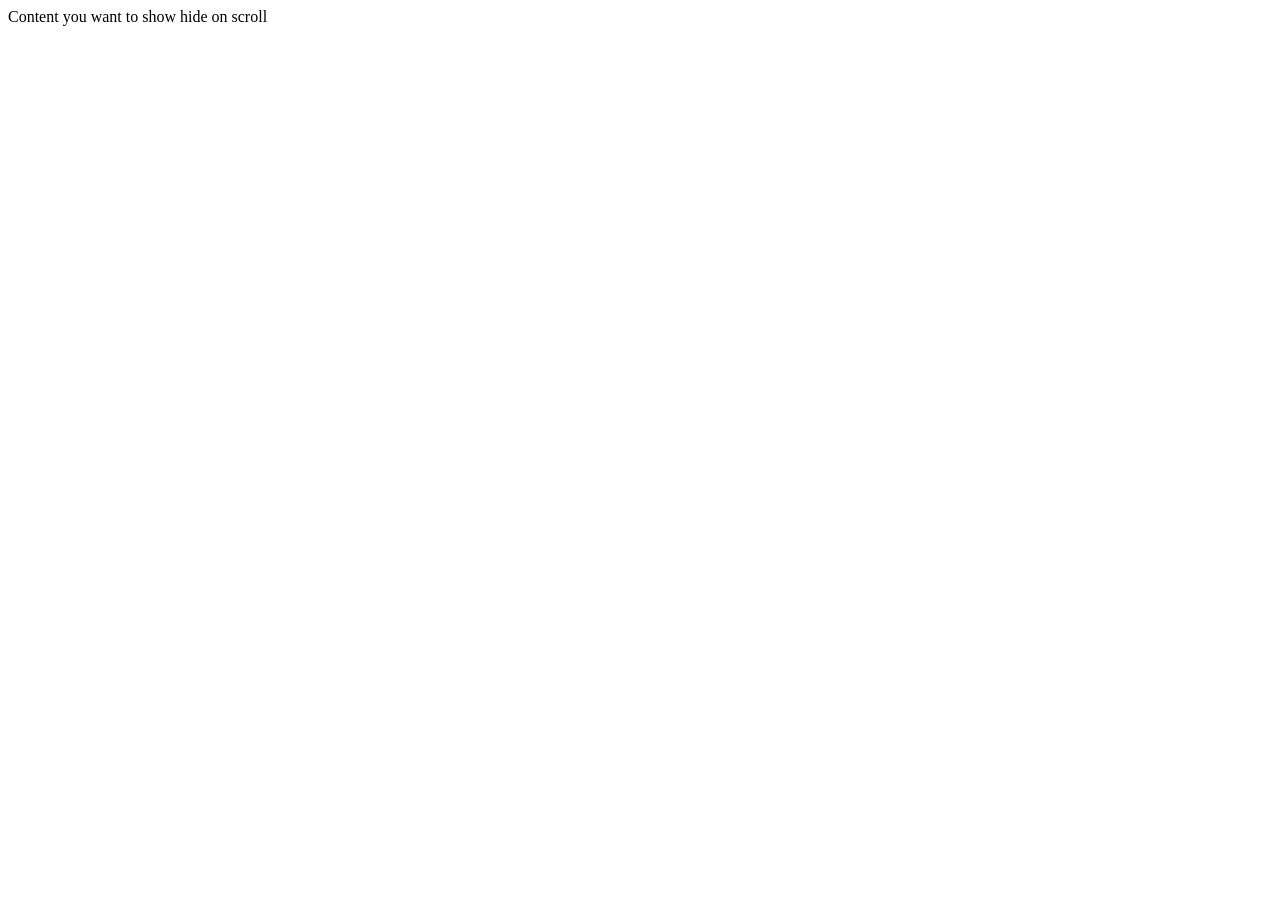
<file: tests/index.html>
<!doctype html>
<html lang="fr">
  <head>
    <title>three.js webgl - animation - keyframes</title>
    <meta charset="utf-8" />
    <meta
      name="viewport"
      content="width=device-width, user-scalable=no, minimum-scale=1.0, maximum-scale=1.0"
    />
    <meta
      property="og:title"
      content="three.js webgl - animation - keyframes"
    />
    <meta property="og:type" content="website" />
    <meta
      property="og:url"
      content="https://threejs.org/examples/webgl_animation_keyframes.html"
    />
    <meta
      property="og:image"
      content="https://threejs.org/examples/screenshots/webgl_animation_keyframes.jpg"
    />
    <!--link type="text/css" rel="stylesheet" href="main.css" /-->
    <style>
     
    </style>

    <script src="https://ajax.googleapis.com/ajax/libs/jquery/3.7.1/jquery.min.js"></script>
    <script type="text/javascript">
      
    </script>
  </head>

  <body>
    <div id="divToShowHide" class="BeforeScroll">
      Content you want to show hide on scroll
    </div>
  </body>
</html>
</file>
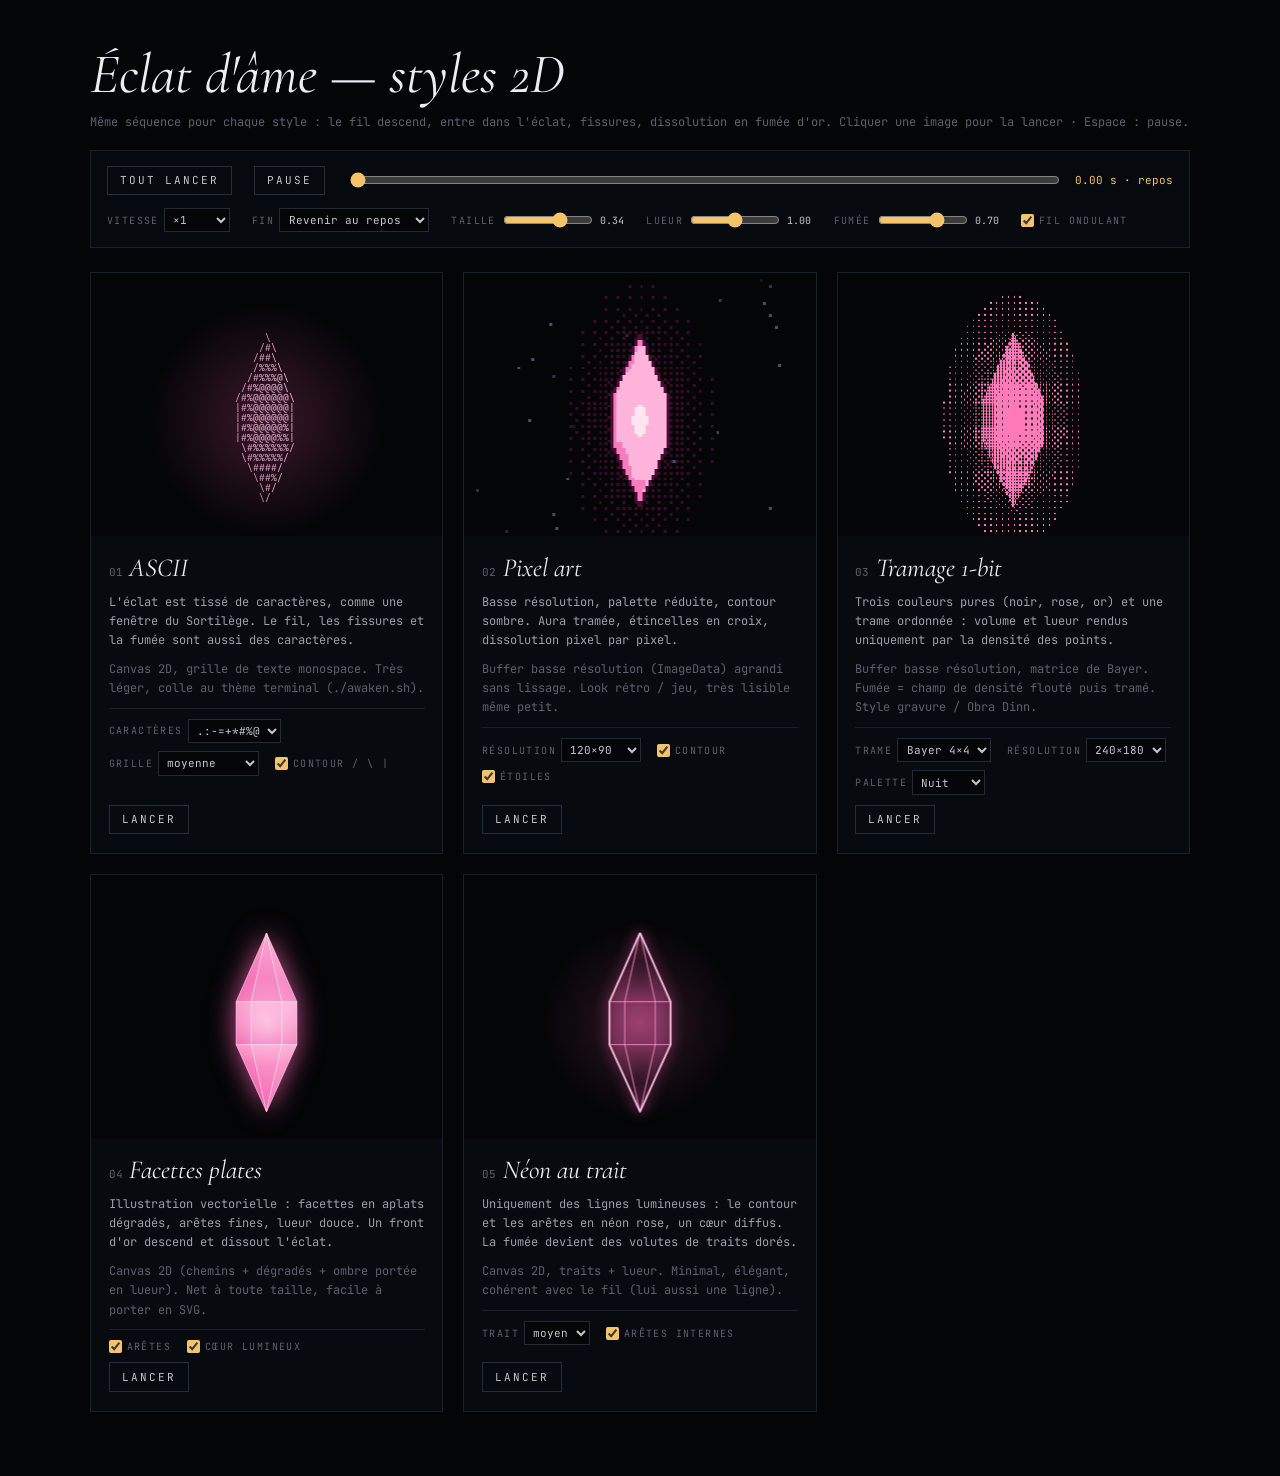
<file: tests/2d/shard_styles.html>
<!DOCTYPE html>
<html lang="fr">
<head>
    <meta charset="UTF-8">
    <meta name="viewport" content="width=device-width, initial-scale=1.0">
    <title>Prototype — Éclat d'âme, styles 2D</title>

    <link rel="preconnect" href="https://fonts.googleapis.com">
    <link rel="preconnect" href="https://fonts.gstatic.com" crossorigin>
    <link href="https://fonts.googleapis.com/css2?family=Cormorant+Garamond:ital,wght@0,400;1,400&family=JetBrains+Mono:wght@400&display=swap" rel="stylesheet">

    <style>
        :root {
            --bg-page: #040507;
            --bg-panel: #070a0f;
            --text-title: #eaeef2;
            --text-prose: #9aa1a8;
            --text-label: #5b626b;
            --border: rgba(120, 150, 190, .16);
            --gold: #f5c46a;
            --pink: #ff7ab8;
        }

        * { box-sizing: border-box; }

        body {
            margin: 0;
            padding: 2.5rem 1rem 4rem;
            background: var(--bg-page);
            color: var(--text-prose);
            font-family: 'JetBrains Mono', ui-monospace, monospace;
        }

        header {
            max-width: 1100px;
            margin: 0 auto 1.25rem;
        }

        h1 {
            margin: 0;
            font-family: 'Cormorant Garamond', serif;
            font-style: italic;
            font-weight: normal;
            font-size: clamp(36px, 6vw, 56px);
            color: var(--text-title);
        }

        header p { margin: .4rem 0 0; font-size: 12px; color: var(--text-label); }

        button {
            padding: .6em 1.1em;
            border: 1px solid rgba(120, 150, 190, .25);
            background: rgba(7, 10, 15, .6);
            color: #c2c8ce;
            font: inherit;
            font-size: 11px;
            letter-spacing: .18em;
            text-transform: uppercase;
            cursor: pointer;
        }

        button:hover,
        button:focus-visible { border-color: var(--gold); color: var(--gold); }

        /* ===== Barre d'options globale ===== */
        .toolbar {
            position: sticky;
            top: 0;
            z-index: 5;
            max-width: 1100px;
            margin: 0 auto 1.5rem;
            padding: .9rem 1rem;
            border: 1px solid var(--border);
            background: rgba(7, 10, 15, .92);
            backdrop-filter: blur(6px);
            display: flex;
            flex-direction: column;
            gap: .8rem;
        }

        .toolbar__row {
            display: flex;
            flex-wrap: wrap;
            align-items: center;
            gap: .8rem 1.4rem;
        }

        .timeline {
            flex: 1;
            min-width: 220px;
            display: flex;
            align-items: center;
            gap: .8rem;
        }

        .timeline input { flex: 1; }
        .timeline output { min-width: 13ch; font-size: 11px; color: var(--gold); }

        .ctl {
            display: flex;
            align-items: center;
            gap: .5em;
            font-size: 10px;
            letter-spacing: .14em;
            text-transform: uppercase;
            color: var(--text-label);
        }

        .ctl output { min-width: 3.5ch; color: #c2c8ce; letter-spacing: 0; }

        select {
            padding: .3em .4em;
            border: 1px solid rgba(120, 150, 190, .25);
            background: var(--bg-page);
            color: #c2c8ce;
            font: inherit;
            font-size: 11px;
            letter-spacing: 0;
            text-transform: none;
        }

        input[type="range"] { accent-color: var(--gold); width: 90px; }
        .timeline input[type="range"] { width: auto; }
        input[type="checkbox"] { accent-color: var(--gold); margin: 0; }

        /* ===== Cartes ===== */
        .grid {
            max-width: 1100px;
            margin: 0 auto;
            display: grid;
            grid-template-columns: repeat(auto-fill, minmax(min(100%, 340px), 1fr));
            gap: 1.25rem;
        }

        .card {
            border: 1px solid var(--border);
            background: var(--bg-panel);
            display: flex;
            flex-direction: column;
        }

        .card canvas {
            display: block;
            width: 100%;
            aspect-ratio: 4 / 3;
            background: var(--bg-page);
            cursor: pointer;
        }

        .card__body {
            padding: 1rem 1.1rem 1.2rem;
            display: flex;
            flex-direction: column;
            gap: .6rem;
            flex: 1;
        }

        .card h2 {
            margin: 0;
            font-family: 'Cormorant Garamond', serif;
            font-style: italic;
            font-weight: normal;
            font-size: 26px;
            color: var(--text-title);
        }

        .card h2 span {
            font-family: 'JetBrains Mono', monospace;
            font-style: normal;
            font-size: 11px;
            color: var(--text-label);
            margin-right: .6em;
        }

        .card p { margin: 0; font-size: 12px; line-height: 1.6; }
        .card .tech { color: var(--text-label); }

        .card .opts {
            display: flex;
            flex-wrap: wrap;
            gap: .5rem 1rem;
            padding-top: .6rem;
            border-top: 1px solid var(--border);
        }

        .card button { align-self: flex-start; margin-top: auto; }
    </style>
</head>
<body>
    <header>
        <h1>Éclat d'âme — styles 2D</h1>
        <p>Même séquence pour chaque style : le fil descend, entre dans l'éclat, fissures, dissolution en fumée d'or. Cliquer une image pour la lancer · Espace : pause.</p>
    </header>

    <section class="toolbar" aria-label="Options">
        <div class="toolbar__row">
            <button id="play-all" type="button">Tout lancer</button>
            <button id="pause" type="button">Pause</button>
            <div class="timeline">
                <input id="scrub" type="range" min="0" max="9" step="0.01" value="0" aria-label="Position dans la séquence">
                <output id="scrub-out">0.00 s · repos</output>
            </div>
        </div>
        <div class="toolbar__row">
            <label class="ctl">Vitesse
                <select id="opt-speed">
                    <option value="0.25">×0.25</option>
                    <option value="0.5">×0.5</option>
                    <option value="1" selected>×1</option>
                    <option value="1.5">×1.5</option>
                    <option value="2">×2</option>
                </select>
            </label>
            <label class="ctl">Fin
                <select id="opt-end">
                    <option value="rest" selected>Revenir au repos</option>
                    <option value="loop">Rejouer en boucle</option>
                    <option value="hold">Rester dissous</option>
                </select>
            </label>
            <label class="ctl">Taille <input id="opt-size" type="range" min="0.22" max="0.4" step="0.01" value="0.34"><output>0.34</output></label>
            <label class="ctl">Lueur <input id="opt-glow" type="range" min="0" max="2" step="0.05" value="1"><output>1.00</output></label>
            <label class="ctl">Fumée <input id="opt-smoke" type="range" min="0" max="1" step="0.05" value="0.7"><output>0.70</output></label>
            <label class="ctl"><input id="opt-sway" type="checkbox" checked> Fil ondulant</label>
        </div>
    </section>

    <main class="grid" id="grid"></main>

    <script>
        // ===== Options globales =====

        const OPT = { speed: 1, end: 'rest', size: .34, glow: 1, smoke: .7, sway: true };
        const CY = .56; // centre vertical de l'éclat (fraction de la hauteur)


        // ===== Données communes =====

        // Silhouette vue de face (unités : la pointe haute est en y = -1, la basse en y = 1).
        // Proportions de la version 3D : prisme court au milieu, longues pyramides.
        // `tone` : luminosité propre de chaque facette (pas d'éclairage, pas de reflet).
        const W0 = .34, W1 = .17, Y0 = -.23, Y1 = .25;
        const FACES = [
            { pts: [[0, -1], [-W0, Y0], [-W1, Y0]], tone: .62 },
            { pts: [[0, -1], [-W1, Y0], [W1, Y0]], tone: .8 },
            { pts: [[0, -1], [W1, Y0], [W0, Y0]], tone: .92 },
            { pts: [[-W0, Y0], [-W1, Y0], [-W1, Y1], [-W0, Y1]], tone: .58 },
            { pts: [[-W1, Y0], [W1, Y0], [W1, Y1], [-W1, Y1]], tone: .76 },
            { pts: [[W1, Y0], [W0, Y0], [W0, Y1], [W1, Y1]], tone: .88 },
            { pts: [[-W0, Y1], [-W1, Y1], [0, 1]], tone: .5 },
            { pts: [[-W1, Y1], [W1, Y1], [0, 1]], tone: .68 },
            { pts: [[W1, Y1], [W0, Y1], [0, 1]], tone: .8 },
        ];
        const OUTLINE = [[0, -1], [W0, Y0], [W0, Y1], [0, 1], [-W0, Y1], [-W0, Y0]];
        const EDGES = [];
        for (const f of FACES) f.pts.forEach((p, i) => EDGES.push([p, f.pts[(i + 1) % f.pts.length]]));

        const clamp = (x, a = 0, b = 1) => Math.min(Math.max(x, a), b);
        const mix = (a, b, t) => a + (b - a) * t;
        const smooth = (a, b, x) => { const t = clamp((x - a) / (b - a)); return t * t * (3 - 2 * t); };
        const hash = (x, y) => { const s = Math.sin(x * 127.1 + y * 311.7) * 43758.5453; return s - Math.floor(s); };
        const seeded = seed => { let s = seed; return () => (s = (s * 16807) % 2147483647) / 2147483647; };

        function inPoly(x, y, pts) {
            let inside = false;
            for (let i = 0, j = pts.length - 1; i < pts.length; j = i++) {
                const [xi, yi] = pts[i], [xj, yj] = pts[j];
                if ((yi > y) !== (yj > y) && x < (xj - xi) * (y - yi) / (yj - yi) + xi) inside = !inside;
            }
            return inside;
        }
        const faceAt = (x, y) => {
            if (y < -1 || y > 1 || Math.abs(x) > W0) return -1;
            for (let i = 0; i < FACES.length; i++) if (inPoly(x, y, FACES[i].pts)) return i;
            return -1;
        };

        // Luminosité d'un point de l'éclat : teinte de la facette + cœur lumineux
        function tone(x, y, fi) {
            const core = Math.exp(-(x * x * 7 + y * y * 1.6));
            return clamp(.3 + FACES[fi].tone * .45 + core * .4, 0, 1.15);
        }

        // Seuil de dissolution d'un point (le point disparaît quand `dissolve` le dépasse).
        // « grain » : du haut vers le bas avec du bruit · « front » : ligne nette qui descend.
        const DISSOLVE = {
            grain: (x, y) => (y + 1) / 2 * .55 + hash(x * 13.1, y * 7.7) * .45,
            front: (x, y) => (y + 1) / 2.15,
        };
        const dissolveAt = DISSOLVE.grain;

        // Fissures : marches aléatoires depuis la pointe, qui restent dans l'éclat
        function makeCracks(seed) {
            const rnd = seeded(seed);
            const segs = [];
            const walk = (x, y, dir, depth) => {
                for (let i = 0; i < 14; i++) {
                    const nx = x + (rnd() - .5) * .14 + dir * .04, ny = y + .07 + rnd() * .08;
                    if (faceAt(nx, ny) < 0) break;
                    segs.push({ a: [x, y], b: [nx, ny] });
                    if (depth < 2 && rnd() < .18) walk(nx, ny, rnd() < .5 ? -1 : 1, depth + 1);
                    x = nx; y = ny;
                }
            };
            for (const d of [-1, -.4, .3, 1]) walk(0, -.99, d, 0);
            return segs;
        }

        // Partie visible des fissures : elles poussent depuis la pointe, segment coupé au front
        function visibleCracks(segs, crack) {
            if (crack <= 0) return [];
            const front = -1 + crack * 2.1, out = [];
            for (const s of segs) {
                if (s.a[1] >= front) continue;
                if (s.b[1] <= front) { out.push(s); continue; }
                const t = (front - s.a[1]) / (s.b[1] - s.a[1]);
                out.push({ a: s.a, b: [mix(s.a[0], s.b[0], t), front] });
            }
            return out;
        }

        // Fil du lecteur : descend du haut en ondulant, puis continue dans l'éclat jusqu'au centre.
        // Le tracé est fixe pendant l'entrée : le fil glisse le long de son propre chemin.
        function threadPoint(s, phase) {
            if (s > 1) return [0, -1 + clamp((s - 1) / .4) * .95];
            const env = Math.pow(1 - s, 1.1);
            return [Math.sin(s * Math.PI * 2.2 + .5 + phase) * .5 * env, mix(-2.15, -1, s)];
        }


        // ===== Séquence (identique pour tous les styles), en secondes =====

        const TL = {
            thread: [.6, 2.2],     // le fil descend
            enter: [2.2, 3.1],     // il entre dans l'éclat
            crack: [2.3, 3.2],     // fissures depuis la pointe
            dissolve: [3.1, 4.9],  // l'éclat se dissout en or
            smoke: [6.6, 8.8],     // la fumée s'éteint
        };
        const END = 9;

        function sequence(T) {
            const tp = smooth(...TL.thread, T);
            const enter = smooth(...TL.enter, T);
            return {
                tail: enter,
                head: tp + enter * .4,
                crack: smooth(...TL.crack, T),
                dissolve: smooth(...TL.dissolve, T),
                smoke: 1 - smooth(...TL.smoke, T),
            };
        }

        const phaseName = T =>
            T < TL.thread[0] ? 'repos' : T < TL.enter[0] ? 'fil' : T < TL.dissolve[0] ? 'entrée' : T < TL.dissolve[1] ? 'dissolution' : T < TL.smoke[1] ? 'fumée' : 'fin';


        // ===== Fumée : particules calculées à partir du temps (pas de simulation) =====
        // Chaque particule naît à l'endroit et à l'instant où l'éclat se dissout,
        // donc la fumée colle à la dissolution et on peut avancer/reculer dans le temps.

        const POOL = 600, DRAG = 1.2, RISE = -.22;
        const invSmooth = y => .5 - Math.sin(Math.asin(1 - 2 * clamp(y)) / 3);

        function makePool(seed, thresholdAt) {
            const rnd = seeded(seed), pool = [];
            while (pool.length < POOL) {
                const x = (rnd() * 2 - 1) * W0, y = rnd() * 2 - 1;
                if (faceAt(x, y) < 0) continue;
                const a = rnd() * Math.PI * 2, sp = .1 + rnd() * .35;
                pool.push({
                    x, y,
                    vx: Math.cos(a) * sp, vy: Math.sin(a) * sp - .15,
                    life: 2.2 + rnd() * 2.4, size: .5 + rnd(), seed: rnd() * 10,
                    born: mix(...TL.dissolve, invSmooth(thresholdAt(x, y))),
                });
            }
            return pool;
        }

        function particlesAt(pool, T) {
            const out = [], n = Math.round(pool.length * OPT.smoke), term = RISE / DRAG;
            for (let i = 0; i < n; i++) {
                const p = pool[i], age = T - p.born;
                if (age < 0 || age > p.life) continue;
                const e = Math.exp(-DRAG * age), d = (1 - e) / DRAG;
                const sw = Math.sin(age * .9 + p.seed);
                out.push({
                    x: p.x + p.vx * d + (sw - Math.sin(p.seed)) * .09,
                    y: p.y + term * age + (p.vy - term) * d,
                    vx: p.vx * e + Math.cos(age * .9 + p.seed) * .08,
                    vy: term + (p.vy - term) * e,
                    age, life: p.life, size: p.size,
                });
            }
            return out;
        }


        // ===== Outils de dessin partagés =====

        function line(x0, y0, x1, y1, plot) {
            const n = Math.max(Math.abs(x1 - x0), Math.abs(y1 - y0)) | 0 || 1;
            for (let i = 0; i <= n; i++) plot(mix(x0, x1, i / n), mix(y0, y1, i / n));
        }

        function distSeg(px, py, [ax, ay], [bx, by]) {
            const dx = bx - ax, dy = by - ay;
            const t = clamp(((px - ax) * dx + (py - ay) * dy) / (dx * dx + dy * dy || 1));
            return Math.hypot(px - ax - t * dx, py - ay - t * dy);
        }

        // Matrice de Bayer n×n (n puissance de 2), seuils dans ]0, 1[
        function bayer(n) {
            let m = [[0]];
            while (m.length < n) {
                const s = m.length, r = [];
                for (let y = 0; y < s * 2; y++) {
                    r.push([]);
                    for (let x = 0; x < s * 2; x++) r[y][x] = 4 * m[y % s][x % s] + [0, 2, 3, 1][(y < s ? 0 : 2) + (x < s ? 0 : 1)];
                }
                m = r;
            }
            return m.map(row => row.map(v => (v + .5) / (n * n)));
        }
        const BAYER4 = bayer(4);

        // Points du fil (de la queue à la tête), en pixels d'un buffer W×H
        function threadSamples(S, W, H, stepPx) {
            const h = H * OPT.size, cy = H * CY, out = [];
            if (S.head <= .002 || S.threadAlpha <= 0) return out;
            const n = Math.max(2, Math.ceil((S.head - S.tail) * h * 3.2 / stepPx));
            for (let i = 0; i <= n; i++) {
                const s = mix(S.tail, S.head, i / n);
                if (s > 1) break; // la partie entrée dans l'éclat est cachée
                const [x, y] = threadPoint(s, S.phase);
                out.push([W / 2 + x * h, cy + y * h]);
            }
            return out;
        }

        function drawThreadVector(ctx, S, W, H, h) {
            const pts = threadSamples(S, W, H, 3);
            if (pts.length < 2) return;
            ctx.save();
            ctx.globalCompositeOperation = 'lighter';
            ctx.lineCap = 'round'; ctx.lineJoin = 'round';
            const g = ctx.createLinearGradient(0, pts[0][1], 0, pts[0][1] + h * .4);
            g.addColorStop(0, 'rgba(255,210,130,0)');
            g.addColorStop(1, `rgba(255,214,140,${S.threadAlpha})`);
            ctx.strokeStyle = g;
            ctx.shadowColor = 'rgba(245,170,70,.9)'; ctx.shadowBlur = 8 * OPT.glow;
            ctx.lineWidth = 1.5;
            ctx.beginPath(); pts.forEach(([x, y], i) => i ? ctx.lineTo(x, y) : ctx.moveTo(x, y)); ctx.stroke();
            if (S.head < 1) {
                const [x, y] = pts[pts.length - 1];
                ctx.fillStyle = '#fff3d6'; ctx.shadowBlur = 14 * OPT.glow;
                ctx.beginPath(); ctx.arc(x, y, 2.4, 0, Math.PI * 2); ctx.fill();
            }
            ctx.restore();
        }

        function drawCracksVector(ctx, S, W, h, cy) {
            if (!S.cracks.length) return;
            ctx.save();
            ctx.globalCompositeOperation = 'lighter';
            ctx.strokeStyle = 'rgba(255,226,160,.95)';
            ctx.shadowColor = 'rgba(255,190,90,1)'; ctx.shadowBlur = 8 * OPT.glow;
            ctx.lineWidth = 1.2; ctx.lineCap = 'round';
            ctx.beginPath();
            for (const s of S.cracks) {
                ctx.moveTo(W / 2 + s.a[0] * h, cy + s.a[1] * h);
                ctx.lineTo(W / 2 + s.b[0] * h, cy + s.b[1] * h);
            }
            ctx.stroke();
            ctx.restore();
        }

        function drawSmokeSoft(ctx, S, h, cx, cy) {
            ctx.save();
            ctx.globalCompositeOperation = 'lighter';
            for (const p of S.particles) {
                const u = p.age / p.life;
                const x = cx + p.x * h, y = cy + p.y * h, r = h * (.08 + u * .22) * p.size;
                const a = .1 * Math.sin(Math.PI * Math.min(u * 4, 1) / 2) * (1 - u) * S.smoke;
                const g = ctx.createRadialGradient(x, y, 0, x, y, r);
                g.addColorStop(0, `rgba(255,190,90,${a})`);
                g.addColorStop(1, 'rgba(255,160,50,0)');
                ctx.fillStyle = g;
                ctx.fillRect(x - r, y - r, r * 2, r * 2);
            }
            ctx.restore();
        }

        // Calque hors écran : on y dessine l'éclat déjà dissous, puis on le pose avec une lueur
        // qui suit sa forme (sinon le halo est coupé net par la ligne de dissolution).
        function layer(ctx, cache) {
            const c = ctx.canvas;
            if (!cache.off || cache.off.width !== c.width || cache.off.height !== c.height) {
                cache.off = document.createElement('canvas');
                cache.off.width = c.width; cache.off.height = c.height;
            }
            const o = cache.off.getContext('2d');
            o.setTransform(1, 0, 0, 1, 0, 0);
            o.globalCompositeOperation = 'source-over';
            o.clearRect(0, 0, c.width, c.height);
            o.setTransform(ctx.getTransform());
            return o;
        }
        function stampLayer(ctx, cache, color, blur) {
            const dpr = ctx.getTransform().a;
            ctx.save();
            ctx.setTransform(1, 0, 0, 1, 0, 0);
            if (blur > 0) { ctx.shadowColor = color; ctx.shadowBlur = blur * dpr; }
            ctx.drawImage(cache.off, 0, 0);
            ctx.restore();
        }

        // Pose d'un pixel avec mélange alpha (dans un ImageData)
        function blender(img, W, H) {
            const d = img.data;
            return (x, y, c, a = 1) => {
                x |= 0; y |= 0;
                if (x < 0 || y < 0 || x >= W || y >= H || a <= 0) return;
                const i = (y * W + x) * 4;
                d[i] += (c[0] - d[i]) * a; d[i + 1] += (c[1] - d[i + 1]) * a; d[i + 2] += (c[2] - d[i + 2]) * a;
            };
        }
        function fillImage(img, c) {
            const d = img.data;
            for (let i = 0; i < d.length; i += 4) { d[i] = c[0]; d[i + 1] = c[1]; d[i + 2] = c[2]; d[i + 3] = 255; }
        }
        function buffer(cache, key, w, h) {
            if (!cache[key] || cache[key].width !== w || cache[key].height !== h) {
                cache[key] = document.createElement('canvas');
                cache[key].width = w; cache[key].height = h;
            }
            return cache[key];
        }


        // ===== Styles =====
        // Chaque style a ses propres options (`options`), lues dans `o` au moment du dessin.

        const STYLES = [];

        // ---------- 1. ASCII ----------
        const CHARSETS = { classic: ' .:-=+*#%@', blocks: ' ░▒▓█', dots: ' ·•●', binary: ' 01' };
        STYLES.push({
            name: 'ASCII', num: '01', mode: 'grain',
            desc: "L'éclat est tissé de caractères, comme une fenêtre du Sortilège. Le fil, les fissures et la fumée sont aussi des caractères.",
            tech: 'Canvas 2D, grille de texte monospace. Très léger, colle au thème terminal (./awaken.sh).',
            options: [
                { key: 'charset', label: 'Caractères', value: 'classic', choices: [['classic', '.:-=+*#%@'], ['blocks', '░▒▓█'], ['dots', '·•●'], ['binary', '01']] },
                { key: 'cell', label: 'Grille', value: 6, choices: [[5, 'fine'], [6, 'moyenne'], [8, 'large'], [10, 'très large']] },
                { key: 'contour', label: 'Contour / \\ |', type: 'bool', value: true },
            ],
            draw(ctx, W, H, S, cache, o) {
                const cw = o.cell, ch = Math.round(cw * 1.67), h = H * OPT.size, cy = H * CY;
                const RAMP = CHARSETS[o.charset];
                const binary = o.charset === 'binary';
                ctx.font = `${(cw * 1.6).toFixed(1)}px JetBrains Mono, monospace`;
                ctx.textBaseline = 'middle';
                ctx.textAlign = 'center';
                const cellOf = (px, py) => [Math.floor(px / cw), Math.floor(py / ch)];
                const centre = (c, r) => [c * cw + cw / 2, r * ch + ch / 2];

                // Lueur douce derrière
                const g = ctx.createRadialGradient(W / 2, cy, 0, W / 2, cy, h * 1.3);
                g.addColorStop(0, `rgba(255,90,170,${.22 * OPT.glow * (1 - S.dissolve)})`);
                g.addColorStop(1, 'rgba(255,90,170,0)');
                ctx.fillStyle = g;
                ctx.fillRect(0, 0, W, H);

                // Fil : une seule case par position de grille (sinon les caractères se superposent)
                const thread = new Map();
                const pts = threadSamples(S, W, H, ch * .5);
                for (let i = 1; i < pts.length; i++) {
                    const [x0, y0] = pts[i - 1], [x1, y1] = pts[i];
                    const dx = x1 - x0, dy = y1 - y0;
                    const [c, r] = cellOf(x1, y1);
                    const tip = i === pts.length - 1 && S.head < 1;
                    thread.set(c + ',' + r, {
                        c, r,
                        char: tip ? '*' : Math.abs(dx) < Math.abs(dy) * .45 ? '|' : dx * dy > 0 ? '\\' : '/',
                        a: clamp(i / (pts.length * .25)) * S.threadAlpha,
                    });
                }

                const cols = Math.ceil(W / cw), rows = Math.ceil(H / ch);
                const r0 = Math.max(0, Math.floor((cy - h) / ch) - 1), r1 = Math.min(rows, Math.ceil((cy + h) / ch) + 1);
                const ex = cw / h, ey = ch / h;
                for (let r = r0; r < r1; r++) {
                    for (let c = 0; c < cols; c++) {
                        const [px, py] = centre(c, r);
                        const x = (px - W / 2) / h, y = (py - cy) / h;
                        const fi = faceAt(x, y);
                        if (fi < 0 || thread.has(c + ',' + r)) continue;
                        const th = dissolveAt(x, y);
                        if (S.dissolve > th) continue;
                        const tv = clamp(tone(x, y, fi) + Math.sin(S.t * 1.3 + x * 9 + y * 5) * .04);

                        const edge = o.contour && (faceAt(x - ex, y) < 0 || faceAt(x + ex, y) < 0 || faceAt(x, y - ey) < 0 || faceAt(x, y + ey) < 0);
                        let char = edge ? (y < Y0 ? (x < 0 ? '/' : '\\') : y > Y1 ? (x < 0 ? '\\' : '/') : '|')
                                 : binary ? (hash(c, r + Math.floor(S.t * 2)) < tv * .8 ? '1' : '0')
                                 : RAMP[Math.round(tv * (RAMP.length - 1))];
                        let color = `rgba(255,${Math.round(110 + tv * 90)},${Math.round(180 + tv * 50)},${.45 + tv * .5})`;

                        if (S.cracks.some(s => distSeg(x, y, s.a, s.b) < ex * .4)) { char = '+'; color = 'rgba(255,224,160,1)'; }
                        if (S.dissolve > 0 && S.dissolve > th - .08) { char = '*'; color = 'rgba(255,200,90,1)'; }
                        ctx.fillStyle = color;
                        ctx.fillText(char, px, py);
                    }
                }

                for (const { c, r, char, a } of thread.values()) {
                    const [px, py] = centre(c, r);
                    ctx.fillStyle = `rgba(255,200,100,${a})`;
                    ctx.fillText(char, px, py);
                }

                // Fumée : un caractère par case, le plus jeune l'emporte
                const smoke = new Map();
                for (const p of S.particles) {
                    const [c, r] = cellOf(W / 2 + p.x * h, cy + p.y * h);
                    const u = p.age / p.life, k = c + ',' + r;
                    if (!smoke.has(k) || smoke.get(k).u > u) smoke.set(k, { c, r, u });
                }
                for (const { c, r, u } of smoke.values()) {
                    const [px, py] = centre(c, r);
                    ctx.fillStyle = `rgba(255,${Math.round(190 + u * 40)},${Math.round(90 + u * 60)},${(1 - u) * S.smoke})`;
                    ctx.fillText('*+~°·.'[Math.min(5, Math.floor(u * 6))], px, py);
                }
            },
        });

        // ---------- 2. Pixel art ----------
        const PINKS = [[74, 14, 52], [150, 36, 100], [212, 74, 150], [246, 124, 188], [255, 180, 220], [255, 228, 242]];
        const GOLDS = [[110, 62, 10], [196, 124, 30], [255, 186, 70], [255, 232, 160]];
        STYLES.push({
            name: 'Pixel art', num: '02', mode: 'grain',
            desc: 'Basse résolution, palette réduite, contour sombre. Aura tramée, étincelles en croix, dissolution pixel par pixel.',
            tech: 'Buffer basse résolution (ImageData) agrandi sans lissage. Look rétro / jeu, très lisible même petit.',
            options: [
                { key: 'res', label: 'Résolution', value: 120, choices: [[80, '80×60'], [120, '120×90'], [180, '180×135']] },
                { key: 'outline', label: 'Contour', type: 'bool', value: true },
                { key: 'stars', label: 'Étoiles', type: 'bool', value: true },
            ],
            draw(ctx, W, H, S, cache, o) {
                const PW = o.res, PH = o.res * 3 / 4, h = PH * OPT.size, cy = PH * CY;
                const buf = buffer(cache, 'buf', PW, PH);
                if (!cache.stars) cache.stars = Array.from({ length: 60 }, () => [Math.random(), Math.random(), Math.random() * 6]);
                const bctx = buf.getContext('2d');
                const img = bctx.createImageData(PW, PH);
                fillImage(img, [4, 5, 7]);
                const put = blender(img, PW, PH);

                if (o.stars) for (const [x, y, s] of cache.stars) {
                    const tw = Math.sin(S.t * 1.5 + s);
                    if (tw > .2) put(x * PW, y * PH, [70, 80, 110], clamp((tw - .2) * 2.5));
                }

                for (let py = 0; py < PH; py++) {
                    for (let px = 0; px < PW; px++) {
                        const x = (px + .5 - PW / 2) / h, y = (py + .5 - cy) / h;
                        const fi = faceAt(x, y);
                        if (fi < 0) {
                            // Aura tramée
                            const aura = Math.exp(-(x * x * 2.2 + y * y * .7) * 1.6) * .55 * OPT.glow * (1 - S.dissolve);
                            if (aura > .04 && aura > BAYER4[py % 4][px % 4]) put(px, py, [58, 10, 40]);
                            continue;
                        }
                        const th = dissolveAt(x, y);
                        if (S.dissolve > th) continue;
                        if (S.dissolve > 0 && S.dissolve > th - .07) { put(px, py, GOLDS[3]); continue; }
                        const edge = o.outline && (faceAt(x - 1 / h, y) < 0 || faceAt(x + 1 / h, y) < 0 || faceAt(x, y - 1 / h) < 0 || faceAt(x, y + 1 / h) < 0);
                        put(px, py, edge ? PINKS[0] : PINKS[clamp(Math.round(tone(x, y, fi) * 4.4), 1, 5)]);
                    }
                }
                // Fissures (seulement sur ce qui n'est pas encore dissous)
                for (const s of S.cracks) line(s.a[0] * h + PW / 2, s.a[1] * h + cy, s.b[0] * h + PW / 2, s.b[1] * h + cy, (x, y) => {
                    if (dissolveAt((x - PW / 2) / h, (y - cy) / h) > S.dissolve) put(x, y, GOLDS[3]);
                });
                // Étincelles en croix autour de l'éclat
                const sparks = 1 - smooth(0, .4, S.dissolve);
                if (sparks > 0) for (let k = 0; k < 3; k++) {
                    const tw = Math.sin(S.t * 1.7 + k * 2.1);
                    if (tw < .6) continue;
                    const a = sparks * clamp((tw - .6) * 4), sx = PW / 2 + Math.sin(k * 4.7) * h * .55, sy = cy + Math.cos(k * 3.1) * h * .7;
                    put(sx, sy, PINKS[5], a);
                    for (const [dx, dy] of [[-1, 0], [1, 0], [0, -1], [0, 1]]) put(sx + dx, sy + dy, PINKS[3], a);
                }
                // Fil
                const pts = threadSamples(S, PW, PH, .8);
                pts.forEach(([x, y], i) => put(x, y, i > pts.length - 3 && S.head < 1 ? GOLDS[3] : GOLDS[2], clamp(i / (pts.length * .25)) * S.threadAlpha));
                // Fumée en pixels
                for (const p of S.particles) {
                    const u = p.age / p.life;
                    const c = GOLDS[clamp(3 - Math.floor(u * 4), 0, 3)];
                    const x = PW / 2 + p.x * h, y = cy + p.y * h, a = (1 - u) * S.smoke;
                    put(x, y, c, a);
                    if (p.size > 1 && u < .5) put(x + 1, y, c, a);
                }
                bctx.putImageData(img, 0, 0);
                ctx.imageSmoothingEnabled = false;
                ctx.drawImage(buf, 0, 0, W, H);
            },
        });

        // ---------- 3. Tramage 1-bit ----------
        const DITHER_PALETTES = {
            night: { bg: [4, 5, 7], pink: [255, 122, 184], gold: [245, 196, 106] },
            paper: { bg: [226, 216, 196], pink: [176, 40, 104], gold: [150, 96, 20] },
        };
        STYLES.push({
            name: 'Tramage 1-bit', num: '03', mode: 'grain',
            desc: "Trois couleurs pures (noir, rose, or) et une trame ordonnée : volume et lueur rendus uniquement par la densité des points.",
            tech: 'Buffer basse résolution, matrice de Bayer. Fumée = champ de densité flouté puis tramé. Style gravure / Obra Dinn.',
            options: [
                { key: 'matrix', label: 'Trame', value: 4, choices: [[2, 'Bayer 2×2'], [4, 'Bayer 4×4'], [8, 'Bayer 8×8']] },
                { key: 'res', label: 'Résolution', value: 240, choices: [[160, '160×120'], [240, '240×180'], [320, '320×240']] },
                { key: 'palette', label: 'Palette', value: 'night', choices: [['night', 'Nuit'], ['paper', 'Papier']] },
            ],
            draw(ctx, W, H, S, cache, o) {
                const DW = o.res, DH = o.res * 3 / 4, h = DH * OPT.size, cy = DH * CY;
                const { bg: BG, pink: PINK, gold: GOLD } = DITHER_PALETTES[o.palette];
                if (cache.matrixN !== o.matrix) { cache.matrix = bayer(o.matrix); cache.matrixN = o.matrix; }
                const M = cache.matrix, n = o.matrix;
                const buf = buffer(cache, 'buf', DW, DH);
                const smk = buffer(cache, 'smoke', DW / 2, DH / 2);

                // Densité de fumée (taches floues, demi-résolution)
                const sctx = smk.getContext('2d');
                sctx.globalCompositeOperation = 'source-over';
                sctx.fillStyle = '#000';
                sctx.fillRect(0, 0, DW / 2, DH / 2);
                sctx.globalCompositeOperation = 'lighter';
                for (const p of S.particles) {
                    const u = p.age / p.life;
                    const x = (DW / 2 + p.x * h) / 2, y = (cy + p.y * h) / 2, r = (2 + u * 7) * p.size * DW / 240;
                    const a = .15 * Math.min(u * 6, 1) * (1 - u) * S.smoke;
                    const g = sctx.createRadialGradient(x, y, 0, x, y, r);
                    g.addColorStop(0, `rgba(255,255,255,${a})`);
                    g.addColorStop(1, 'rgba(255,255,255,0)');
                    sctx.fillStyle = g;
                    sctx.fillRect(x - r, y - r, r * 2, r * 2);
                }
                const sm = sctx.getImageData(0, 0, DW / 2, DH / 2).data;

                const bctx = buf.getContext('2d');
                const img = bctx.createImageData(DW, DH);
                const d = img.data;
                for (let py = 0; py < DH; py++) {
                    for (let px = 0; px < DW; px++) {
                        const x = (px + .5 - DW / 2) / h, y = (py + .5 - cy) / h;
                        const b = M[py % n][px % n];
                        const fi = faceAt(x, y);
                        let ip = 0, ig = sm[((py >> 1) * (DW / 2) + (px >> 1)) * 4] / 255;
                        if (fi >= 0) {
                            const th = dissolveAt(x, y);
                            const keep = 1 - smooth(th - .08, th, S.dissolve);
                            ip = tone(x, y, fi) * .95 * keep;
                            if (S.dissolve > 0) ig += smooth(th - .14, th - .04, S.dissolve) * keep * 1.2;
                        } else {
                            ip = Math.exp(-(x * x * 2.2 + y * y * .7) * 1.7) * .32 * OPT.glow * (1 - S.dissolve);
                        }
                        const c = ig > b ? GOLD : ip > b ? PINK : BG;
                        const i = (py * DW + px) * 4;
                        d[i] = c[0]; d[i + 1] = c[1]; d[i + 2] = c[2]; d[i + 3] = 255;
                    }
                }
                const put = blender(img, DW, DH);
                for (const s of S.cracks) line(s.a[0] * h + DW / 2, s.a[1] * h + cy, s.b[0] * h + DW / 2, s.b[1] * h + cy, (x, y) => {
                    if (dissolveAt((x - DW / 2) / h, (y - cy) / h) > S.dissolve) put(x, y, GOLD);
                });
                // Fil : densité de points stable (liée à la position, pas au hasard de chaque image)
                const pts = threadSamples(S, DW, DH, .7);
                pts.forEach(([x, y], i) => { if (hash(x | 0, y | 0) < clamp(i / (pts.length * .3)) * S.threadAlpha) put(x, y, GOLD); });
                bctx.putImageData(img, 0, 0);
                ctx.imageSmoothingEnabled = false;
                ctx.drawImage(buf, 0, 0, W, H);
            },
        });

        // ---------- 4. Vectoriel à facettes plates ----------
        STYLES.push({
            name: 'Facettes plates', num: '04', mode: 'front',
            desc: "Illustration vectorielle : facettes en aplats dégradés, arêtes fines, lueur douce. Un front d'or descend et dissout l'éclat.",
            tech: 'Canvas 2D (chemins + dégradés + ombre portée en lueur). Net à toute taille, facile à porter en SVG.',
            options: [
                { key: 'edges', label: 'Arêtes', type: 'bool', value: true },
                { key: 'core', label: 'Cœur lumineux', type: 'bool', value: true },
            ],
            draw(ctx, W, H, S, cache, o) {
                const h = H * OPT.size, cy = H * CY;
                const P = ([x, y]) => [W / 2 + x * h, cy + y * h];
                const front = -1 + S.dissolve * 2.15;

                const l = layer(ctx, cache);
                const path = pts => { l.beginPath(); pts.forEach((p, i) => { const [x, y] = P(p); i ? l.lineTo(x, y) : l.moveTo(x, y); }); l.closePath(); };
                l.save();
                l.beginPath(); l.rect(0, cy + front * h, W, H); l.clip(); // ce qui est au-dessus du front a disparu
                FACES.forEach(f => {
                    path(f.pts);
                    const [, y0] = P([0, Math.min(...f.pts.map(p => p[1]))]), [, y1] = P([0, Math.max(...f.pts.map(p => p[1]))]);
                    const g = l.createLinearGradient(0, y0, 0, y1);
                    const lum = 62 + f.tone * 18;
                    g.addColorStop(0, `hsl(330 95% ${lum + 6}%)`);
                    g.addColorStop(1, `hsl(328 85% ${lum - 6}%)`);
                    l.fillStyle = g;
                    l.fill();
                    if (o.edges) { l.strokeStyle = 'rgba(255,225,242,.55)'; l.lineWidth = 1; l.stroke(); }
                });
                if (o.core) {
                    const cg = l.createRadialGradient(W / 2, cy, 0, W / 2, cy, h * .5);
                    cg.addColorStop(0, 'rgba(255,240,250,.55)');
                    cg.addColorStop(1, 'rgba(255,240,250,0)');
                    path(OUTLINE); l.save(); l.clip(); l.fillStyle = cg; l.fillRect(0, 0, W, H); l.restore();
                }
                drawCracksVector(l, S, W, h, cy);
                l.restore();
                stampLayer(ctx, cache, 'rgba(255,100,180,.75)', h * .3 * OPT.glow);

                // Front de dissolution doré
                if (S.dissolve > 0 && S.dissolve < 1) {
                    ctx.save();
                    ctx.beginPath(); OUTLINE.forEach((p, i) => { const [x, y] = P(p); i ? ctx.lineTo(x, y) : ctx.moveTo(x, y); }); ctx.closePath();
                    ctx.clip();
                    const fy = cy + front * h;
                    const g = ctx.createLinearGradient(0, fy - 10, 0, fy + 14);
                    g.addColorStop(0, 'rgba(255,210,120,0)'); g.addColorStop(.4, 'rgba(255,220,140,.95)'); g.addColorStop(1, 'rgba(255,180,60,0)');
                    ctx.fillStyle = g; ctx.fillRect(0, fy - 10, W, 24);
                    ctx.restore();
                }
                drawThreadVector(ctx, S, W, H, h);
                drawSmokeSoft(ctx, S, h, W / 2, cy);
            },
        });

        // ---------- 5. Néon au trait ----------
        STYLES.push({
            name: 'Néon au trait', num: '05', mode: 'front',
            desc: "Uniquement des lignes lumineuses : le contour et les arêtes en néon rose, un cœur diffus. La fumée devient des volutes de traits dorés.",
            tech: 'Canvas 2D, traits + lueur. Minimal, élégant, cohérent avec le fil (lui aussi une ligne).',
            options: [
                { key: 'width', label: 'Trait', value: 1.8, choices: [[1, 'fin'], [1.8, 'moyen'], [3, 'épais']] },
                { key: 'inner', label: 'Arêtes internes', type: 'bool', value: true },
            ],
            draw(ctx, W, H, S, cache, o) {
                const h = H * OPT.size, cy = H * CY;
                const P = ([x, y]) => [W / 2 + x * h, cy + y * h];
                const front = -1 + S.dissolve * 2.15;

                // Halo autour (s'éteint avec la dissolution, sans coupure)
                const hg = ctx.createRadialGradient(W / 2, cy, 0, W / 2, cy, h * 1.1);
                hg.addColorStop(0, `rgba(255,110,185,${.16 * OPT.glow * (1 - S.dissolve)})`);
                hg.addColorStop(1, 'rgba(255,110,185,0)');
                ctx.fillStyle = hg; ctx.fillRect(0, 0, W, H);

                const l = layer(ctx, cache);
                const outline = () => { l.beginPath(); OUTLINE.forEach((p, i) => { const [x, y] = P(p); i ? l.lineTo(x, y) : l.moveTo(x, y); }); l.closePath(); };
                l.save();
                l.beginPath(); l.rect(0, cy + front * h, W, H); l.clip();
                // Cœur diffus, limité à l'intérieur de l'éclat
                l.save(); outline(); l.clip();
                const cg = l.createRadialGradient(W / 2, cy, 0, W / 2, cy, h * .7);
                cg.addColorStop(0, 'rgba(255,110,185,.35)');
                cg.addColorStop(1, 'rgba(255,110,185,0)');
                l.fillStyle = cg; l.fillRect(0, 0, W, H);
                l.restore();
                l.lineJoin = 'round'; l.lineCap = 'round';
                if (o.inner) {
                    l.strokeStyle = 'rgba(255,150,205,.5)';
                    l.lineWidth = o.width * .55;
                    l.beginPath();
                    for (const [a, b] of EDGES) { const [x0, y0] = P(a), [x1, y1] = P(b); l.moveTo(x0, y0); l.lineTo(x1, y1); }
                    l.stroke();
                }
                l.strokeStyle = 'rgba(255,200,230,.95)';
                l.lineWidth = o.width;
                outline(); l.stroke();
                drawCracksVector(l, S, W, h, cy);
                l.restore();
                stampLayer(ctx, cache, 'rgba(255,90,175,.95)', 14 * OPT.glow);
                if (OPT.glow > 1) stampLayer(ctx, cache, 'rgba(255,90,175,.6)', 30 * (OPT.glow - 1));

                drawThreadVector(ctx, S, W, H, h);
                // Volutes : petits traits dorés dans le sens du mouvement
                ctx.save();
                ctx.globalCompositeOperation = 'lighter';
                ctx.lineWidth = 1; ctx.lineCap = 'round';
                ctx.shadowColor = 'rgba(245,170,70,.9)'; ctx.shadowBlur = 6 * OPT.glow;
                for (const p of S.particles) {
                    const u = p.age / p.life;
                    const [x, y] = P([p.x, p.y]);
                    ctx.strokeStyle = `rgba(255,205,120,${Math.min(u * 6, 1) * (1 - u) * .8 * S.smoke})`;
                    ctx.beginPath(); ctx.moveTo(x, y); ctx.lineTo(x - p.vx * h * .25, y - p.vy * h * .25); ctx.stroke();
                }
                ctx.restore();
            },
        });


        // ===== Cartes =====

        const grid = document.querySelector('#grid');
        const cards = STYLES.map((style, i) => {
            const el = document.createElement('article');
            el.className = 'card';
            el.innerHTML = `
                <canvas aria-label="Prototype ${style.name}"></canvas>
                <div class="card__body">
                    <h2><span>${style.num}</span>${style.name}</h2>
                    <p>${style.desc}</p>
                    <p class="tech">${style.tech}</p>
                    <div class="opts"></div>
                    <button type="button">Lancer</button>
                </div>`;
            grid.append(el);
            const card = {
                style, el,
                canvas: el.querySelector('canvas'),
                cache: {},
                opts: {},
                cracks: makeCracks(1234 + i * 77),
                pool: makePool(99 + i * 31, DISSOLVE[style.mode]),
                time: 0,         // temps dans la séquence
                active: false,   // la séquence avance
                fadeAt: -99,     // retour au repos : l'éclat réapparaît en fondu
            };

            // Options propres au style
            const opts = el.querySelector('.opts');
            for (const o of style.options) {
                card.opts[o.key] = o.value;
                const lab = document.createElement('label');
                lab.className = 'ctl';
                if (o.type === 'bool') {
                    lab.innerHTML = `<input type="checkbox" ${o.value ? 'checked' : ''}> ${o.label}`;
                    lab.querySelector('input').addEventListener('change', e => { card.opts[o.key] = e.target.checked; });
                } else {
                    lab.innerHTML = `${o.label} <select>${o.choices.map(([v, t], k) => `<option value="${k}" ${v === o.value ? 'selected' : ''}>${t}</option>`).join('')}</select>`;
                    lab.querySelector('select').addEventListener('change', e => { card.opts[o.key] = o.choices[+e.target.value][0]; });
                }
                opts.append(lab);
            }

            card.play = () => { card.time = 0; card.active = true; card.fadeAt = -99; setPaused(false); };
            el.querySelector('button').addEventListener('click', card.play);
            card.canvas.addEventListener('click', card.play);
            return card;
        });


        // ===== Barre d'options =====

        const $ = s => document.querySelector(s);
        let paused = false, scrubbing = false;

        function setPaused(p) {
            paused = p;
            $('#pause').textContent = p ? 'Reprendre' : 'Pause';
        }

        $('#play-all').addEventListener('click', () => cards.forEach(c => c.play()));
        $('#pause').addEventListener('click', () => setPaused(!paused));
        addEventListener('keydown', e => {
            if (e.code !== 'Space' || e.target.closest('select, input, button')) return;
            e.preventDefault();
            setPaused(!paused);
        });

        // Timeline : déplace toutes les cartes au même instant et met en pause
        const scrub = $('#scrub');
        scrub.addEventListener('input', () => {
            scrubbing = true;
            setPaused(true);
            for (const c of cards) { c.time = +scrub.value; c.active = true; c.fadeAt = -99; }
        });
        scrub.addEventListener('change', () => { scrubbing = false; });

        $('#opt-speed').addEventListener('change', e => { OPT.speed = +e.target.value; });
        $('#opt-end').addEventListener('change', e => { OPT.end = e.target.value; });
        $('#opt-sway').addEventListener('change', e => { OPT.sway = e.target.checked; });
        for (const key of ['size', 'glow', 'smoke']) {
            const input = $('#opt-' + key), out = input.nextElementSibling;
            input.addEventListener('input', () => { OPT[key] = +input.value; out.textContent = (+input.value).toFixed(2); });
        }


        // ===== Boucle =====

        function resize() {
            const dpr = Math.min(devicePixelRatio, 2);
            for (const c of cards) {
                c.canvas.width = Math.round(c.canvas.clientWidth * dpr);
                c.canvas.height = Math.round(c.canvas.clientHeight * dpr);
                c.dpr = dpr;
            }
        }
        addEventListener('resize', resize);
        resize();
        document.fonts.ready.then(resize);

        function finish(c) {
            if (OPT.end === 'hold') { c.time = END; c.active = false; return; }
            c.time = 0;
            c.active = OPT.end === 'loop';
            c.fadeAt = clock;
        }

        function render(c) {
            const T = c.time;
            const seq = sequence(T);
            const S = {
                ...seq, T, t: clock,
                phase: OPT.sway ? T * .4 : 0,
                cracks: visibleCracks(c.cracks, seq.crack),
                particles: particlesAt(c.pool, T),
                threadAlpha: 1 - smooth(.95, 1, seq.tail),
            };
            const ctx = c.canvas.getContext('2d');
            const W = c.canvas.width / c.dpr, H = c.canvas.height / c.dpr;
            ctx.setTransform(c.dpr, 0, 0, c.dpr, 0, 0);
            ctx.globalCompositeOperation = 'source-over';
            ctx.globalAlpha = 1;
            ctx.shadowBlur = 0;
            ctx.fillStyle = '#040507';
            ctx.fillRect(0, 0, W, H);
            c.style.draw(ctx, W, H, S, c.cache, c.opts);

            // Retour au repos : l'éclat réapparaît doucement au lieu de surgir
            const fade = 1 - smooth(0, .9, clock - c.fadeAt);
            if (fade > 0) {
                ctx.fillStyle = `rgba(4,5,7,${fade})`;
                ctx.fillRect(0, 0, W, H);
            }
        }

        let clock = 0, last = performance.now() / 1000;
        function frame() {
            const now = performance.now() / 1000;
            const dt = Math.min(now - last, .05);
            last = now;
            if (!paused) {
                clock += dt;
                for (const c of cards) if (c.active) {
                    c.time += dt * OPT.speed;
                    if (c.time >= END) finish(c);
                }
            }
            for (const c of cards) render(c);

            if (!scrubbing) {
                const T = Math.max(...cards.map(c => c.active || c.time >= END ? c.time : 0));
                scrub.value = T;
            }
            $('#scrub-out').textContent = `${(+scrub.value).toFixed(2)} s · ${phaseName(+scrub.value)}`;
            requestAnimationFrame(frame);
        }
        requestAnimationFrame(frame);
    </script>
</body>
</html>
</file>
